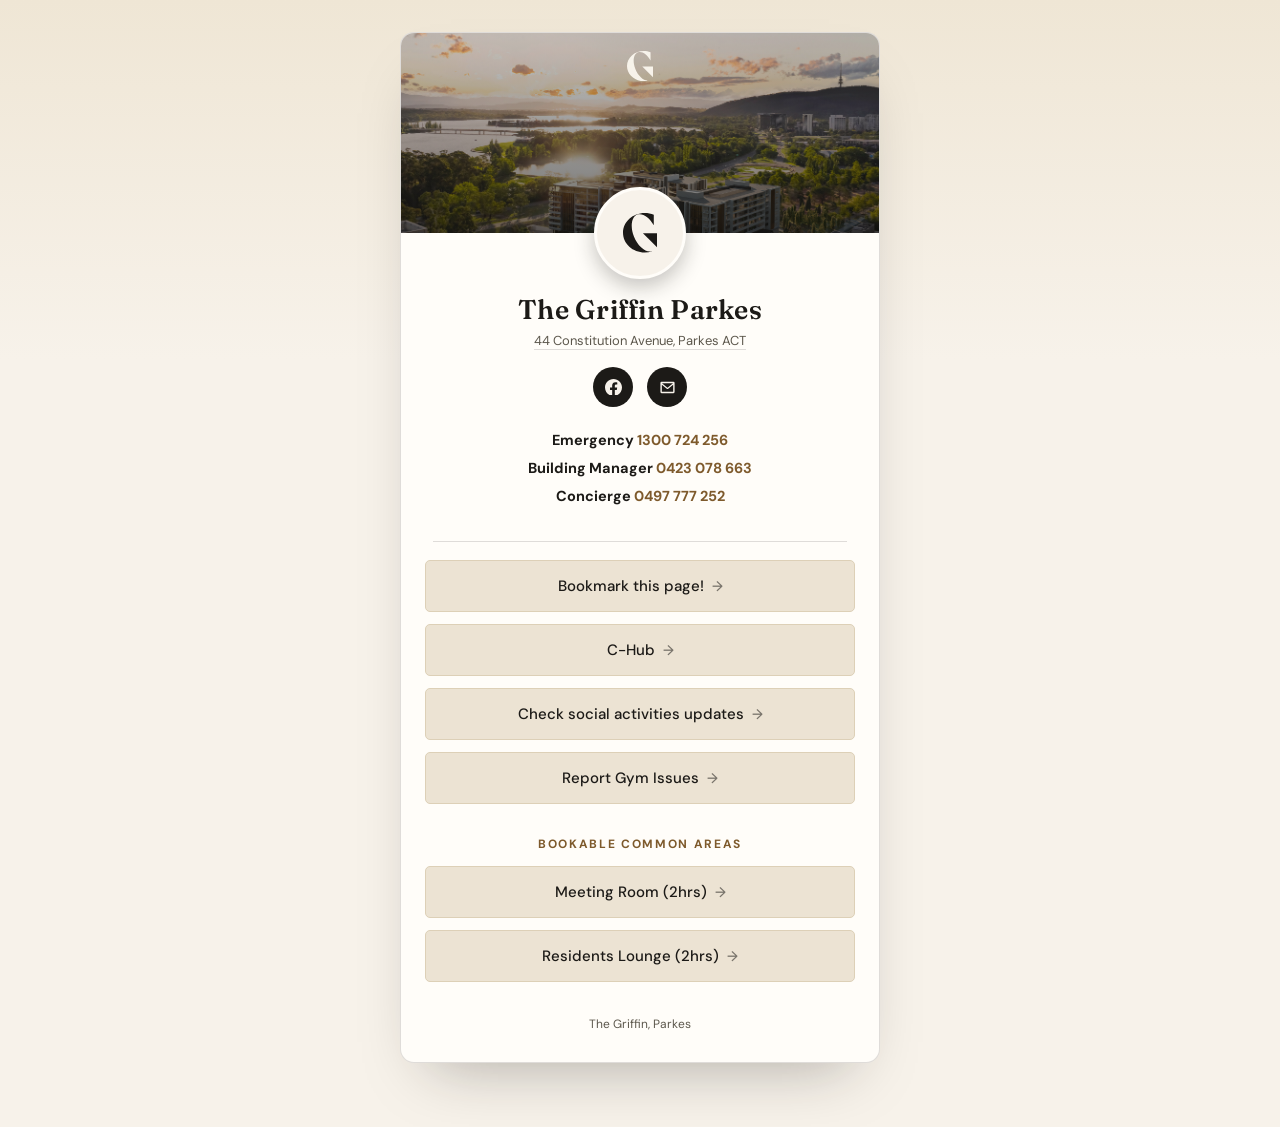
<file: index.html>
<!doctype html>
<html lang="en-AU">
<head>
<meta charset="utf-8">
<meta name="viewport" content="width=device-width, initial-scale=1">
<title>The Griffin Parkes</title>
<meta name="description" content="Resident links for The Griffin, Parkes — concierge, bookings, C-Hub and more.">
<link rel="preconnect" href="https://fonts.googleapis.com">
<link rel="preconnect" href="https://fonts.gstatic.com" crossorigin>
<link href="https://fonts.googleapis.com/css2?family=Fraunces:wght@600&family=DM+Sans:wght@400;500;700&display=swap" rel="stylesheet">
<link rel="stylesheet" href="styles.css">
</head>
<body>
<div class="backdrop"></div>

<main class="card">

  <div class="hero">
    <img src="assets/hero-aerial.jpg" alt="The Griffin, Parkes — aerial view over Lake Burley Griffin">
    <svg class="hero-mark" viewBox="0 0 33.9 39.3" xmlns="http://www.w3.org/2000/svg" aria-hidden="true">
      <polygon points="19.9 20.2 33.9 34.2 33.9 20.2"/>
      <path d="m14.5 1.6c5.1-1.7 11.9 2.9 16.2 10.7v-10.6c-2.7-1.1-5.8-1.7-9-1.7-12 0-21.7 8.8-21.7 19.7s9.7 19.7 21.7 19.7c2.5 0 4.9-0.4 7.1-1.1v-0.1h-0.1c-5.9 1.7-13.9-4.8-17.8-14.7-4-10.1-2.4-19.9 3.6-21.9"/>
    </svg>
  </div>

  <div class="avatar-wrap">
    <div class="avatar">
      <svg viewBox="0 0 33.9 39.3" xmlns="http://www.w3.org/2000/svg" aria-hidden="true">
        <polygon points="19.9 20.2 33.9 34.2 33.9 20.2"/>
        <path d="m14.5 1.6c5.1-1.7 11.9 2.9 16.2 10.7v-10.6c-2.7-1.1-5.8-1.7-9-1.7-12 0-21.7 8.8-21.7 19.7s9.7 19.7 21.7 19.7c2.5 0 4.9-0.4 7.1-1.1v-0.1h-0.1c-5.9 1.7-13.9-4.8-17.8-14.7-4-10.1-2.4-19.9 3.6-21.9"/>
      </svg>
    </div>
  </div>

  <div class="identity">
    <h1>The Griffin Parkes</h1>
    <p class="address">
      <a href="https://maps.app.goo.gl/7HnGDw1oBfcX1MFU9" target="_blank" rel="noopener">44 Constitution Avenue, Parkes ACT</a>
    </p>
  </div>

  <div class="socials">
    <a href="https://www.facebook.com/groups/796942171418081/" target="_blank" rel="noopener" title="Follow us on Facebook" aria-label="Facebook">
      <svg viewBox="0 0 24.15 24" xmlns="http://www.w3.org/2000/svg" aria-hidden="true">
        <path d="M24.15,12.07C24.15,5.4,18.74,0,12.07,0C5.41,0,0,5.4,0,12.07C0,18.1,4.41,23.09,10.19,24v-8.44H7.12v-3.49h3.06V9.41
          c0-3.03,1.8-4.7,4.56-4.7c1.32,0,2.7,0.24,2.7,0.24v2.97h-1.52c-1.5,0-1.97,0.93-1.97,1.89v2.26h3.35l-0.54,3.49h-2.81V24
          C19.73,23.09,24.15,18.1,24.15,12.07"/>
      </svg>
    </a>
    <a href="mailto:griffinconcierge@civium.com.au" title="Email the Concierge" aria-label="Email">
      <svg viewBox="0 0 24 24" xmlns="http://www.w3.org/2000/svg" aria-hidden="true">
        <path d="M2 5.5A1.5 1.5 0 0 1 3.5 4h17A1.5 1.5 0 0 1 22 5.5v13a1.5 1.5 0 0 1-1.5 1.5h-17A1.5 1.5 0 0 1 2 18.5v-13zm2.2.5 7.8 6.2L19.8 6H4.2zM20 8.1l-7.4 5.9a1 1 0 0 1-1.2 0L4 8.1V18h16V8.1z"/>
      </svg>
    </a>
  </div>

  <div class="contacts">
    <p>Emergency <a href="tel:1300724256">1300 724 256</a></p>
    <p>Building Manager <a href="tel:0423078663">0423 078 663</a></p>
    <p>Concierge <a href="tel:0497777252">0497 777 252</a></p>
  </div>

  <div class="hr"></div>

  <nav class="links">
    <a class="link-btn" href="/">Bookmark this page! <span class="arrow">→</span></a>
    <a class="link-btn" href="https://my.civiumstrata.com.au" target="_blank" rel="noopener">C-Hub <span class="arrow">→</span></a>
    <a class="link-btn" href="https://mailchi.mp/bda113900b53/the-griffin-social-activities" target="_blank" rel="noopener">Check social activities updates <span class="arrow">→</span></a>
    <a class="link-btn" href="https://thegriffin.au/gymissues" target="_blank" rel="noopener">Report Gym Issues <span class="arrow">→</span></a>

    <p class="section-label">Bookable Common Areas</p>

    <a class="link-btn" href="https://thegriffin.au/bookings" target="_blank" rel="noopener">Meeting Room (2hrs) <span class="arrow">→</span></a>
    <a class="link-btn" href="https://thegriffin.au/bookings" target="_blank" rel="noopener">Residents Lounge (2hrs) <span class="arrow">→</span></a>
  </nav>

  <div class="footer">
    The Griffin, Parkes
  </div>

</main>
</body>
</html>
</file>
<file: styles.css>
:root {
  --cream: #f7f2ea;
  --stone: #ece3d3;
  --stone-dark: #ddd0b7;
  --ink: #1c1a17;
  --ink-soft: #5c574c;
  --bronze: #a5793f;
  --bronze-dark: #7e5a2c;
  --line: rgba(28, 26, 23, 0.14);
  --radius: 5px;
}

* {
  box-sizing: border-box;
}

html {
  -webkit-text-size-adjust: 100%;
}

body {
  margin: 0;
  min-height: 100vh;
  font-family: "DM Sans", -apple-system, BlinkMacSystemFont, "Segoe UI", sans-serif;
  color: var(--ink);
  background: var(--cream);
  display: flex;
  justify-content: center;
  padding: 32px 16px 64px;
}

.backdrop {
  position: fixed;
  inset: 0;
  z-index: -1;
  background: linear-gradient(180deg, #efe6d5 0%, #f7f2ea 40%);
}

.card {
  width: 100%;
  max-width: 480px;
  background: #fffdf9;
  border: 1px solid var(--line);
  border-radius: 14px;
  overflow: hidden;
  box-shadow: 0 30px 60px -30px rgba(28, 26, 23, 0.35);
}

/* Hero */
.hero {
  position: relative;
  height: 200px;
  overflow: hidden;
}

.hero img {
  width: 100%;
  height: 100%;
  object-fit: cover;
  display: block;
}

.hero::after {
  content: "";
  position: absolute;
  inset: 0;
  background: linear-gradient(180deg, rgba(20, 18, 15, 0.15) 0%, rgba(20, 18, 15, 0.55) 100%);
}

.hero-mark {
  position: absolute;
  top: 18px;
  left: 50%;
  transform: translateX(-50%);
  width: 26px;
  height: auto;
  fill: #fdf9f1;
  opacity: 0.92;
  z-index: 1;
}

/* Avatar overlapping hero */
.avatar-wrap {
  display: flex;
  justify-content: center;
  margin-top: -46px;
  position: relative;
  z-index: 2;
}

.avatar {
  width: 92px;
  height: 92px;
  border-radius: 50%;
  background: var(--cream);
  border: 3px solid #fffdf9;
  box-shadow: 0 8px 20px rgba(28, 26, 23, 0.25);
  display: flex;
  align-items: center;
  justify-content: center;
}

.avatar svg {
  width: 34px;
  height: auto;
  fill: var(--ink);
}

/* Identity */
.identity {
  text-align: center;
  padding: 14px 32px 0;
}

.identity h1 {
  font-family: "Fraunces", "Times New Roman", serif;
  font-weight: 600;
  font-size: 27px;
  letter-spacing: 0.01em;
  margin: 0 0 6px;
}

.identity .address {
  margin: 0;
  font-size: 13px;
  color: var(--ink-soft);
}

.identity .address a {
  color: inherit;
  text-decoration: none;
  border-bottom: 1px solid var(--line);
}

.identity .address a:hover {
  border-color: var(--bronze);
  color: var(--bronze-dark);
}

/* Socials */
.socials {
  display: flex;
  justify-content: center;
  gap: 14px;
  padding: 18px 0 4px;
}

.socials a {
  width: 40px;
  height: 40px;
  border-radius: 50%;
  background: var(--ink);
  display: flex;
  align-items: center;
  justify-content: center;
  transition: background 0.2s ease;
}

.socials a svg {
  width: 17px;
  height: auto;
  fill: var(--cream);
}

.socials a:hover {
  background: var(--bronze-dark);
}

/* Contact headers */
.contacts {
  padding: 10px 32px 4px;
  text-align: center;
}

.contacts p {
  margin: 10px 0;
  font-size: 14.5px;
  font-weight: 700;
}

.contacts p span {
  font-weight: 400;
  color: var(--ink-soft);
}

.contacts a {
  color: var(--bronze-dark);
  text-decoration: none;
}

.contacts a:hover {
  text-decoration: underline;
}

/* Divider */
.hr {
  height: 1px;
  background: var(--line);
  margin: 22px 32px 18px;
}

/* Links */
.links {
  padding: 0 24px 8px;
  display: flex;
  flex-direction: column;
  gap: 12px;
}

.link-btn {
  display: flex;
  align-items: center;
  justify-content: center;
  gap: 8px;
  padding: 15px 18px;
  background: var(--stone);
  border: 1px solid var(--stone-dark);
  border-radius: var(--radius);
  color: var(--ink);
  font-weight: 500;
  font-size: 15px;
  text-decoration: none;
  text-align: center;
  transition: background 0.18s ease, color 0.18s ease, border-color 0.18s ease;
}

.link-btn:hover {
  background: var(--ink);
  border-color: var(--ink);
  color: var(--cream);
}

.link-btn .arrow {
  opacity: 0.55;
  font-size: 14px;
}

.section-label {
  text-transform: uppercase;
  font-size: 12px;
  letter-spacing: 0.14em;
  color: var(--bronze-dark);
  font-weight: 700;
  text-align: center;
  margin: 20px 0 2px;
}

/* Footer */
.footer {
  text-align: center;
  padding: 26px 24px 30px;
  font-size: 12px;
  color: var(--ink-soft);
}

.footer a {
  color: inherit;
}

@media (max-width: 400px) {
  .identity {
    padding-left: 20px;
    padding-right: 20px;
  }
  .links {
    padding-left: 16px;
    padding-right: 16px;
  }
}
</file>
